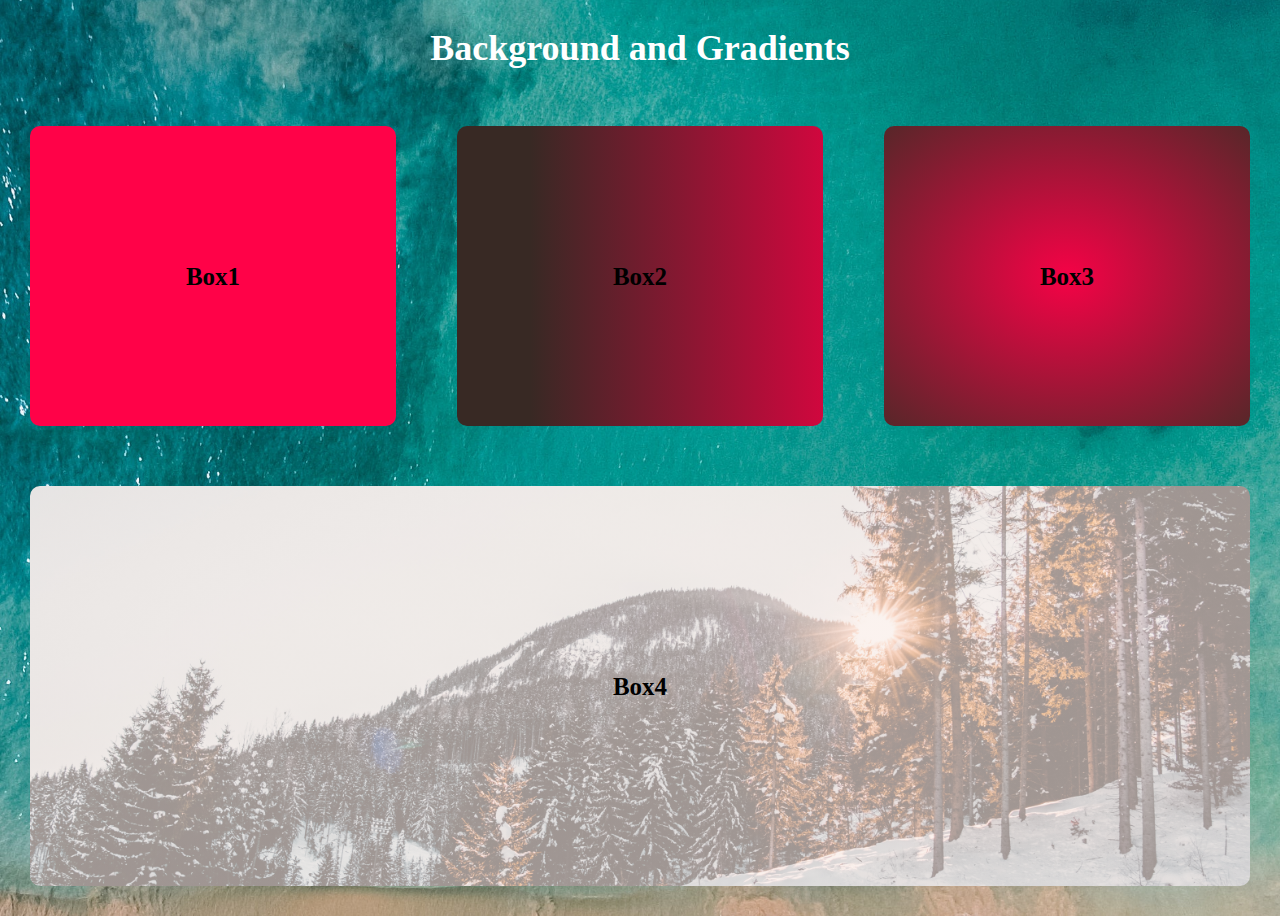
<file: level-1/index.html>
<!DOCTYPE html>
<html lang="en">
<head>
    <meta charset="UTF-8">
    <meta name="viewport" content="width=device-width, initial-scale=1.0">
    <title>level-1</title>
    <link rel="stylesheet" href="assets/stylesheets/style.css">
</head>
<body>
    <header>
        <h1>Background and Gradients</h1>
    </header>

    <main>
        <section>
            <div class="container flex-parent">
                <div class="col-1-3 col-1"><p>Box1</p></div>
                <div class="col-1-3 col-2"><p>Box2</p></div>
                <div class="col-1-3 col-3"><p>Box3</p></div>
            </div>
        </section>

        <section>
            <div class="container">
                <div class="bg">
                    <p>Box4</p>
                </div>
            </div>
        </section>
    </main>
</body>
</html>
</file>
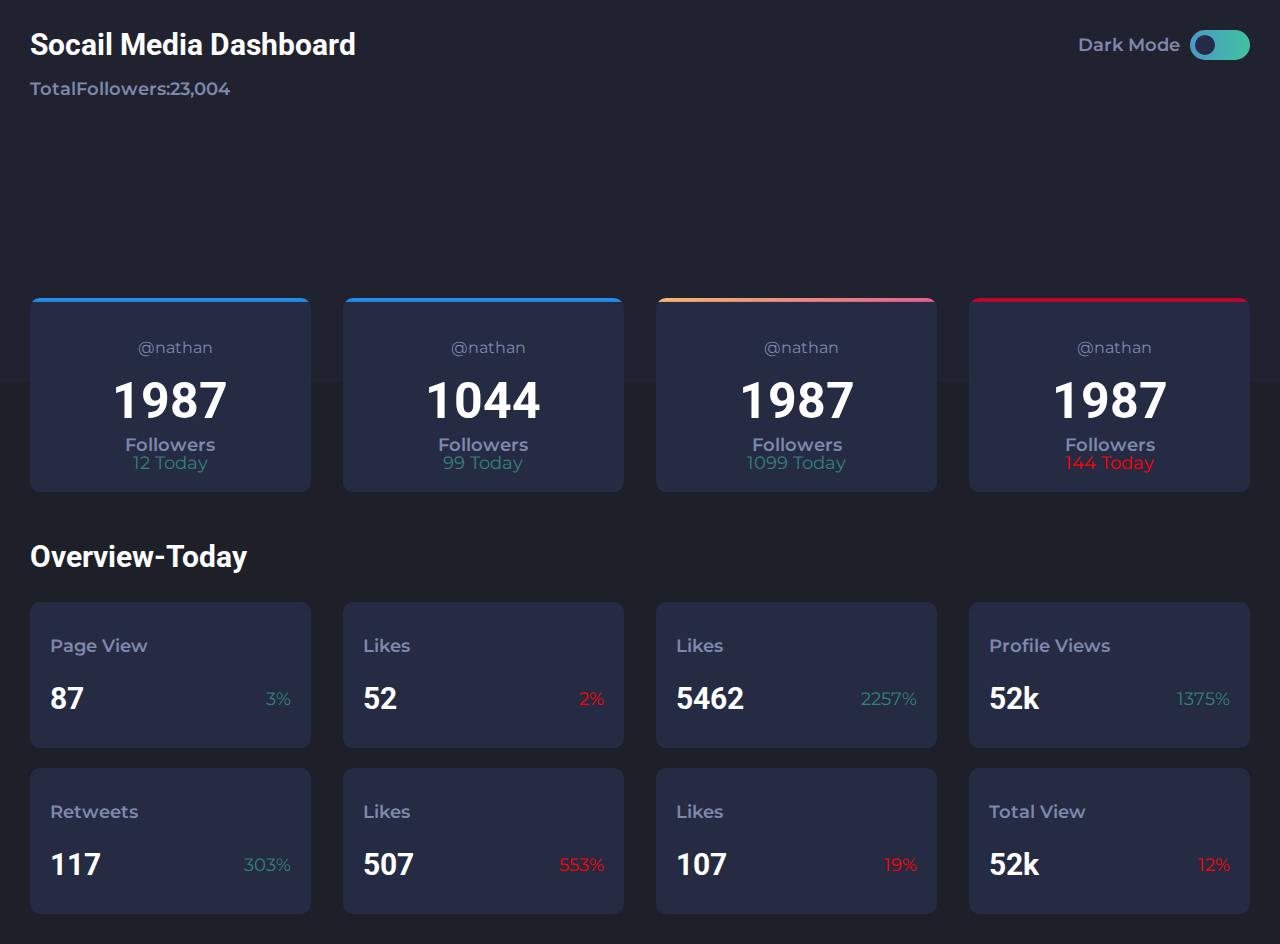
<file: level-2/index.html>
<!DOCTYPE html>
<html lang="en">
<head>
    <meta charset="UTF-8">
    <meta name="viewport" content="width=device-width, initial-scale=1.0">
    <title>Level-2</title>
    <link rel="stylesheet" href="assets/stylesheets/style.css">
    <link href="https://fonts.googleapis.com/css2?family=Montserrat:wght@400;500;700&family=Roboto:ital,wght@0,500;1,700&display=swap" rel="stylesheet">
    <link rel="stylesheet" href="https://use.fontawesome.com/releases/v5.13.1/css/all.css" integrity="sha384-xxzQGERXS00kBmZW/6qxqJPyxW3UR0BPsL4c8ILaIWXva5kFi7TxkIIaMiKtqV1Q" crossorigin="anonymous">
</head>
<body>
    <header>
        <div class="container">
            <div class="flex">
                <h2>Socail Media Dashboard</h2>
              <div class="flex">
                  <p class="head-text">Dark Mode</p>
                  <div class="button">
                    <div class="circle"></div>
                  </div>
              </div>
            </div>
            <p class="header-text">TotalFollowers:23,004</p>
        </div>
    </header>

    <main>
        <section class="hero">
            <div class="container flex">
                <div class="col-1-4 dash-details border-1">
                    <a href="#"><i class="fab fa-facebook-f socail"></i>@nathan</a>
                    <h1>1987</h1>
                    <p>Followers</p>
                    <i class="fas fa-caret-up up-mark">12 Today</i>
                </div>
                <div class="col-1-4 dash-details border-1">
                    <a href="#"><i class="fab fa-twitter socail"></i>@nathan</a>
                    <h1>1044</h1>
                    <p>Followers</p>
                    <i class="fas fa-caret-up up-mark">99 Today</i>
                </div>
                <div class="col-1-4 dash-details border-2">
                    <a href="#"><i class="fab fa-instagram socail s-c1"></i>@nathan</a>
                    <h1>1987</h1>
                    <p>Followers</p>
                    <i class="fas fa-caret-up up-mark">1099 Today</i>
                </div>
                <div class="col-1-4 dash-details border-3">
                    <a href="#"><i class="fab fa-youtube socail s-c2"></i>@nathan</a>
                    <h1>1987</h1>
                    <p>Followers</p>
                    <i class="fas fa-caret-down down-mark">144 Today</i>
                </div>
            </div>
        </section>

        <section class="first">
            <div class="container">
                <h2 class="sub-heading">Overview-Today</h2>
                <div class="row-1 flex">
                    <div class="col-1-4 details">
                        <div class="flex first-box">
                            <p>Page View</p>
                            <i class="fab fa-facebook-f socail"></i>
                        </div>
                        <div class="flex second-box">
                            <h2>87</h2>
                            <i class="fas fa-caret-up up-mark">3%</i>
                        </div>
                    </div>
                    <div class="col-1-4 details">
                        <div class="flex first-box">
                            <p>Likes</p>
                            <i class="fab fa-twitter socail"></i>
                        </div>
                        <div class="flex second-box">
                            <h2>52</h2>
                            <i class="fas fa-caret-down down-mark">2%</i>
                        </div>
                    </div>
                    <div class="col-1-4 details">
                        <div class="flex first-box">
                            <p>Likes</p>
                            <i class="fab fa-instagram socail s-c1"></i>
                        </div>
                        <div class="flex second-box">
                            <h2>5462</h2>
                            <i class="fas fa-caret-up up-mark">2257%</i>
                        </div>
                    </div>
                    <div class="col-1-4 details">
                        <div class="flex first-box">
                            <p>Profile Views</p>
                            <i class="fab fa-instagram socail s-c1"></i>
                        </div>
                        <div class="flex second-box">
                            <h2>52k</h2>
                            <i class="fas fa-caret-up up-mark">1375%</i>
                        </div>
                    </div>
                </div>

                <div class="row-2 flex">
                    <div class="col-1-4 details">
                        <div class="flex first-box">
                            <p>Retweets</p>
                            <i class="fab fa-twitter socail"></i>
                        </div>
                        <div class="flex second-box">
                            <h2>117</h2>
                            <i class="fas fa-caret-up up-mark">303%</i>
                        </div>
                    </div>
                    <div class="col-1-4 details">
                        <div class="flex first-box">
                            <p>Likes</p>
                            <i class="fab fa-twitter socail"></i>
                        </div>
                        <div class="flex second-box">
                            <h2>507</h2>
                            <i class="fas fa-caret-down down-mark">553%</i>
                        </div>
                    </div>
                    <div class="col-1-4 details">
                        <div class="flex first-box">
                            <p>Likes</p>
                            <i class="fab fa-youtube socail s-c2"></i>
                        </div>
                        <div class="flex second-box">
                            <h2>107</h2>
                            <i class="fas fa-caret-down down-mark">19%</i>
                        </div>
                    </div>
                    <div class="col-1-4 details">
                        <div class="flex first-box">
                            <p>Total View</p>
                            <i class="fab fa-youtube socail s-c2"></i>
                        </div>
                        <div class="flex second-box">
                            <h2>52k</h2>
                            <i class="fas fa-caret-down down-mark">12%</i>
                        </div>
                    </div>
                </div>
            </div>
        </section>
    </main>
</body>
</html>
</file>
<file: level-1/assets/stylesheets/style.css>
html, body, div, span, applet, object, iframe,
h1, h2, h3, h4, h5, h6, p, blockquote, pre,
a, abbr, acronym, address, big, cite, code,
del, dfn, em, img, ins, kbd, q, s, samp,
small, strike, strong, sub, sup, tt, var,
b, u, i, center,
dl, dt, dd, ol, ul, li,
fieldset, form, label, legend,
table, caption, tbody, tfoot, thead, tr, th, td,
article, aside, canvas, details, embed, 
figure, figcaption, footer, header, hgroup, 
menu, nav, output, ruby, section, summary,
time, mark, audio, video {
	margin: 0;
	padding: 0;
	border: 0;
	font-size: 100%;
	font: inherit;
	vertical-align: baseline;
}
/* HTML5 display-role reset for older browsers */
article, aside, details, figcaption, figure, 
footer, header, hgroup, menu, nav, section {
	display: block;
}
body {
	line-height: 1;
}
ol, ul {
	list-style: none;
}
blockquote, q {
	quotes: none;
}
blockquote:before, blockquote:after,
q:before, q:after {
	content: '';
	content: none;
}
table {
	border-collapse: collapse;
	border-spacing: 0;
}
/* general */
*,
*::before,
*::after {
    box-sizing: border-box;
}
.container {
    max-width: 1400px;
    margin: 0 auto;
    padding: 30px;
}
body {
    background-image: url("../../assets/images/blue-textile-1078981.jpg");
    background-repeat: no-repeat;
    background-size: cover;
    background-position: center center;
}
/* header */
h1 {
    font-size: 36px;
    font-weight: 700;
    text-align: center;
    margin: 30px 0;
    color: #ffffff;
}
p {
    font-size: 25px;
    font-weight: 600;
}
/* custom style */
.flex-parent {
    display: flex;
    justify-content: space-between;
}

.col-1-3 {
    flex-basis: 30%;
    height: 300px;
    display: flex;
    justify-content: center;
    align-items: center;
    border-radius: 10px;
}

.col-1 {
    background-color: #FF0248;
}
.col-2 {
    background: linear-gradient(to right, #382924 20%, #D0073E);
}
.col-3 {
    background: radial-gradient(#F50246, #572729);
}
/* second-section */
.bg {
    background: linear-gradient(to right bottom, rgba(248, 234, 228, 0.6),rgba(248, 234, 228, 0.6)), url('../../assets/images/snow-covered-trees-against-sky-311065.jpg');
    background-repeat: no-repeat;
    background-position: center center;
    background-size: cover;
    width: 100%;
    height: 400px;
    border-radius: 10px;
    display: flex;
    justify-content: center;
    align-items: center;
}
</file>
<file: level-2/assets/stylesheets/style.css>
html, body, div, span, applet, object, iframe,
h1, h2, h3, h4, h5, h6, p, blockquote, pre,
a, abbr, acronym, address, big, cite, code,
del, dfn, em, img, ins, kbd, q, s, samp,
small, strike, strong, sub, sup, tt, var,
b, u, i, center,
dl, dt, dd, ol, ul, li,
fieldset, form, label, legend,
table, caption, tbody, tfoot, thead, tr, th, td,
article, aside, canvas, details, embed, 
figure, figcaption, footer, header, hgroup, 
menu, nav, output, ruby, section, summary,
time, mark, audio, video {
	margin: 0;
	padding: 0;
	border: 0;
	font-size: 100%;
	font: inherit;
	vertical-align: baseline;
}
/* HTML5 display-role reset for older browsers */
article, aside, details, figcaption, figure, 
footer, header, hgroup, menu, nav, section {
	display: block;
}
body {
	line-height: 1;
}
ol, ul {
	list-style: none;
}
blockquote, q {
	quotes: none;
}
blockquote:before, blockquote:after,
q:before, q:after {
	content: '';
	content: none;
}
table {
	border-collapse: collapse;
	border-spacing: 0;
}
/* general */
*,
*:before,
*::after {
    box-sizing: border-box;
}
.container {
    max-width: 1400px;
    margin: 0 auto;
    padding: 30px;
}
h1 {
    font-size: 36px;
    font-weight: 700;
}
h2 {
    font-size: 30px;
    font-weight: 700;
}
p {
    font-size: 18px;
    font-weight: 600;
    color: #7E88AC;
}
a {
    text-decoration: none;
}
/* font-style */
body {
    font-family: 'Montserrat', sans-serif;
}
h1,h2 {
    font-family: 'Roboto', sans-serif;
}
/* feature */
.flex {
    display: flex;
    justify-content: space-between;
    align-items: center;
}
/* header */
.header-text {
    padding-top: 20px;
}
.button {
    height: 30px;
    width: 60px;
    background: linear-gradient(to right, #4B98C7, #3FC3A0);
    border-radius: 15px;
}
.circle {
    height: 20px;
    width: 20px;
    border-radius: 50%;
    background-color: #262A46;
    position: relative;
    top: 5px;
    left: 5px;
}
.head-text {
    margin-right: 10px;
}
header {
    background-color: #20222F;
    color: white;
}
/* second-sectoin */
.hero {
    background-color: #20222F;
}
.col-1-4 {
    flex-basis: 23%;
    padding: 20px;
}
.socail {
    color: #188FF4;
    margin-right: 10px;
    font-size: 18px;
}
.dash-details {
    background-color: #252B43;
    position: relative;
    top: 140px;
    border-radius: 10px;
    text-align: center;
}
.dash-details a {
    display: inline-block;
    margin-top: 20px;
    color: #7E88AC;
}
.dash-details h1 {
    color: white;
    margin: 20px 0 10px 0;
    font-size: 50px;
}
.up-mark {
    margin: 20px 0;
    font-size: 18px;
    color: #348279;
}
.down-mark {
    margin: 20px 0;
    font-size: 18px;
    color: red;
}
.border-1 {
    background:#252B43 linear-gradient(#208DEA,#208DEA) no-repeat;
    background-size: 100% 2%;
}
.border-2 {
    background: #252B43 linear-gradient(to right,#F7B670, #E35D91) no-repeat;
    background-size: 100% 2%;
}
.border-3 {
    background: #252B43 linear-gradient(#BC062B, #BC062B) no-repeat;
    background-size:100% 2%;
}
.s-c1 {
    background: linear-gradient(to right,#F7B670, #E35D91);
    -webkit-background-clip: text;
    -webkit-text-fill-color: transparent;
}
.s-c2 {
    color: #BC062B;
}
/* third-section */
.sub-heading {
    color: white;
    margin-bottom: 30px;
}
.first {
    padding-top: 130px;
    background-color: #1D2029;
}
.details {
    background-color: #252B43;
    border-radius: 10px;
}
.first-box{
    margin: 15px 0;
}
.second-box {
    margin-top: 10px;
}
.second-box h2 {
    color: white;
}
.row-2 {
    margin-top: 20px;
}
</file>
